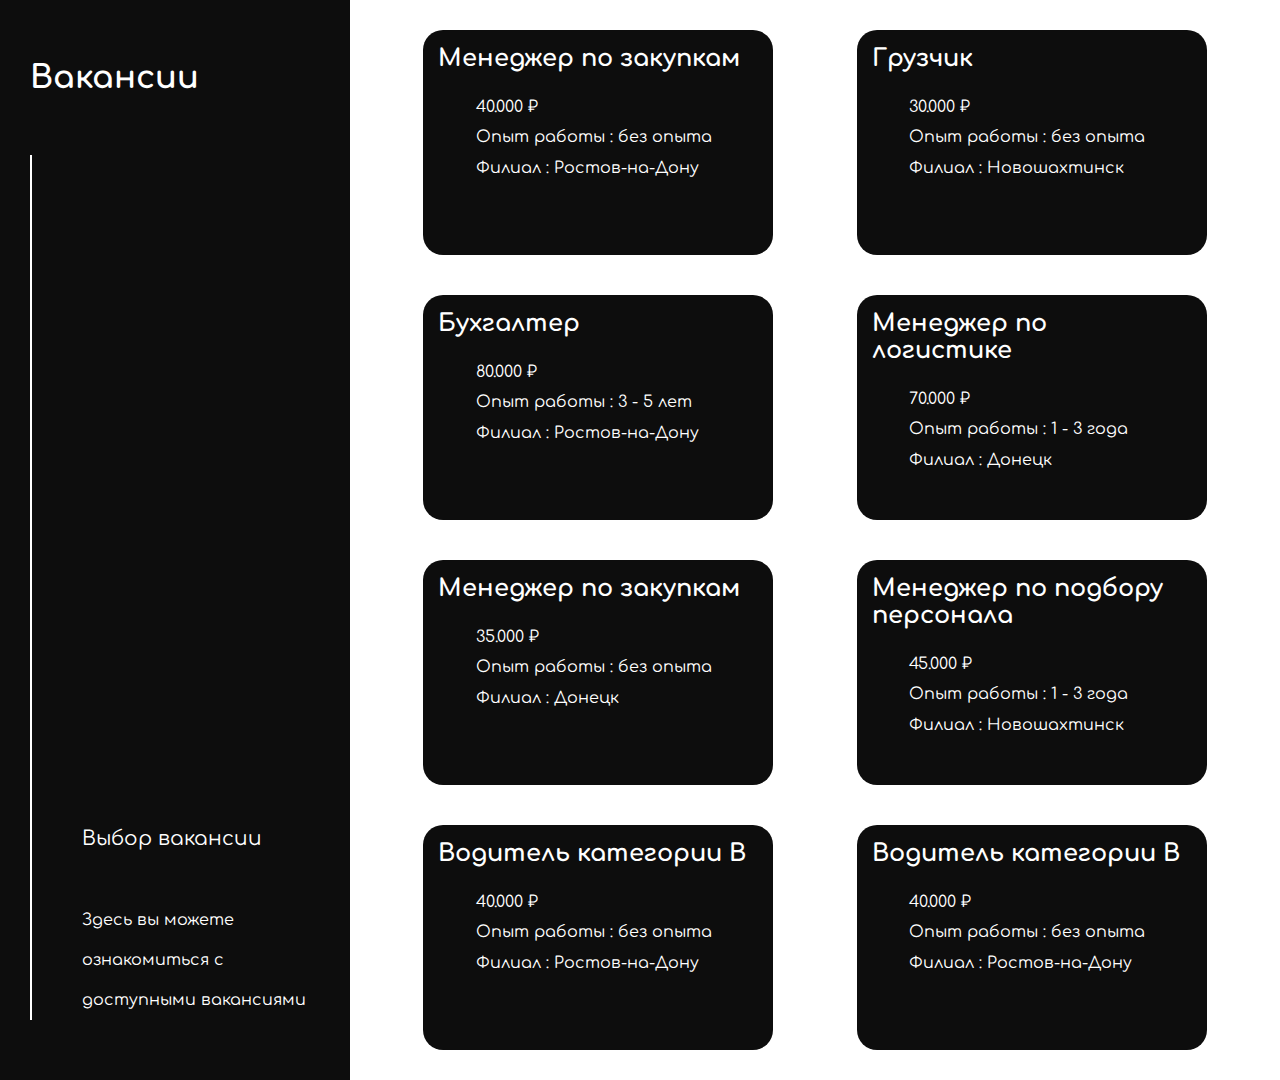
<file: vacancy.html>
<!DOCTYPE html>
<html lang="ru">
<head>
    <meta charset="UTF-8">
    <meta name="viewport" content="width=device-width, initial-scale=1.0">
    <title>Вакансии</title>
    <link rel="stylesheet" href="vacancy.css">
    <!-- ШРИФТ "COMFORTAA" *** -->
		<link rel="preconnect" href="https://fonts.googleapis.com">
		<link rel="preconnect" href="https://fonts.gstatic.com" crossorigin>
		<link href="https://fonts.googleapis.com/css2?family=Comfortaa:wght@300..700&display=swap" rel="stylesheet">
</head>
<body>
    <div class="our--vacancy">
        <div class="our--vacancy__information">
            <h1>Вакансии</h1>
        <div class="our--vacancy__information--content">
            <div class="our--vacancy__information--content__title">
                Выбор вакансии
            </div>
            <div class="our--vacancy__information--content__about">
                Здесь вы можете ознакомиться с доступными вакансиями
            </div>
        </div>
    </div>
    <div class="our--vacancy__container">
        <div class="our--vacancy__blocks">
            <h2>Менеджер по закупкам</h2>
            <ul>
                <li>40.000 ₽</li>
                <li>Опыт работы : без опыта</li>
                <li>Филиал : Ростов-на-Дону</li>
            </ul>
        </div>
        <div class="our--vacancy__blocks">
            <h2>Грузчик</h2>
            <ul>
                <li>30.000 ₽</li>
                <li>Опыт работы : без опыта</li>
                <li>Филиал : Новошахтинск</li>
            </ul>
        </div>
        <div class="our--vacancy__blocks">
            <h2>Бухгалтер</h2>
            <ul>
                <li>80.000 ₽</li>
                <li>Опыт работы : 3 - 5 лет</li>
                <li>Филиал : Ростов-на-Дону</li>
            </ul>
        </div>
        <div class="our--vacancy__blocks">
            <h2>Менеджер по логистике</h2>
            <ul>
                <li>70.000 ₽</li>
                <li>Опыт работы : 1 - 3 года</li>
                <li>Филиал : Донецк</li>
            </ul>
        </div>
        <div class="our--vacancy__blocks">
            <h2>Менеджер по закупкам</h2>
            <ul>
                <li>35.000 ₽</li>
                <li>Опыт работы : без опыта</li>
                <li>Филиал : Донецк</li>
            </ul>
        </div>
        <div class="our--vacancy__blocks">
            <h2>Менеджер по подбору персонала</h2>
            <ul>
                <li>45.000 ₽</li>
                <li>Опыт работы : 1 - 3 года</li>
                <li>Филиал : Новошахтинск</li>
            </ul>
        </div>
        <div class="our--vacancy__blocks">
            <h2>Водитель категории B</h2>
            <ul>
                <li>40.000 ₽</li>
                <li>Опыт работы : без опыта</li>
                <li>Филиал : Ростов-на-Дону</li>
            </ul>
        </div>
        <div class="our--vacancy__blocks">
            <h2>Водитель категории B</h2>
            <ul>
                <li>40.000 ₽</li>
                <li>Опыт работы : без опыта</li>
                <li>Филиал : Ростов-на-Дону</li>
            </ul>
        </div>
    </div>
</div>
</body>
</html>
</file>
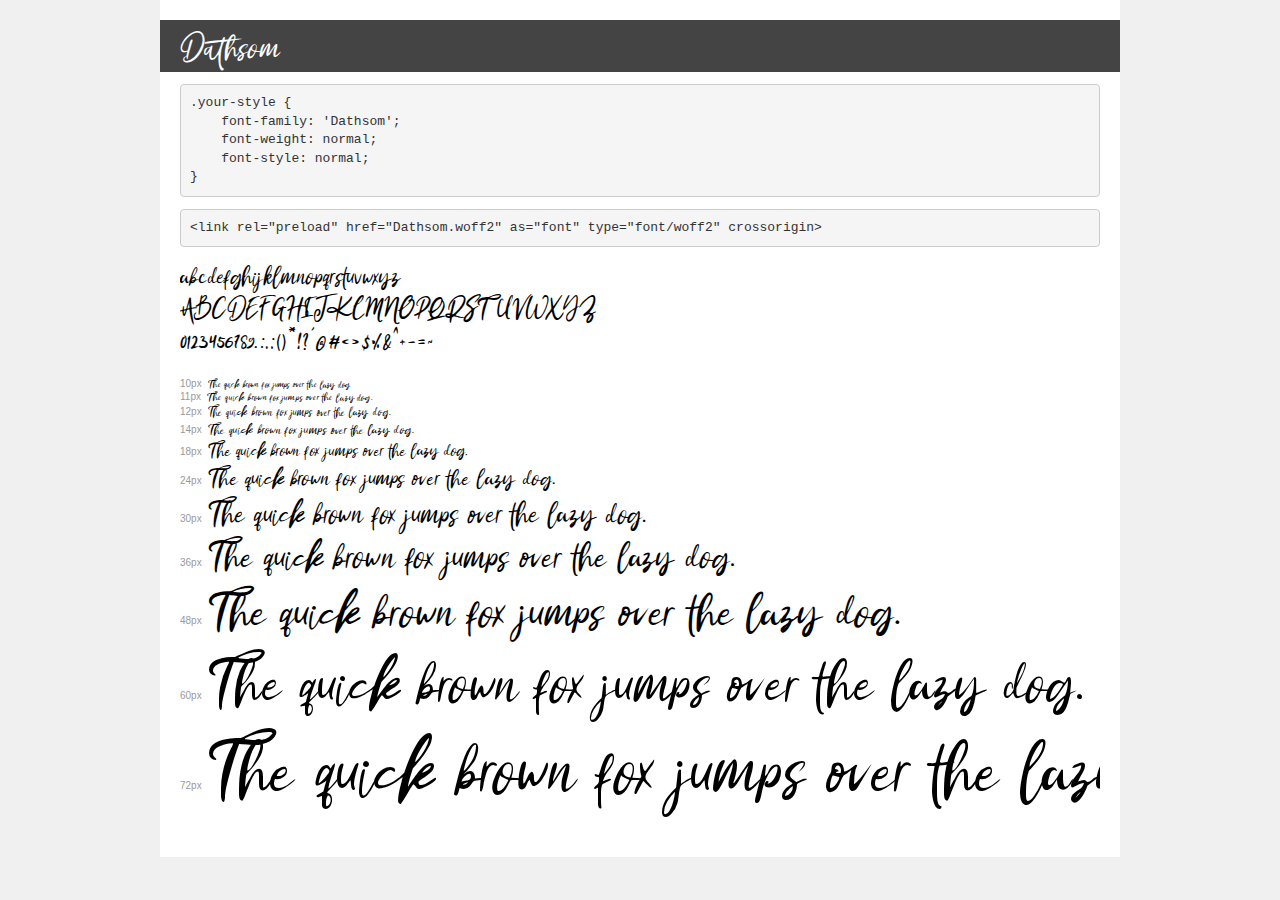
<file: fonts/Dathsom/demo.html>
<!DOCTYPE html>
<html lang="en">
<head>
    <meta charset="utf-8">
    <meta http-equiv="X-UA-Compatible" content="IE=edge">
    <meta name="viewport" content="width=device-width, initial-scale=1">
    <meta name="robots" content="noindex, noarchive">
    <meta name="format-detection" content="telephone=no">
    <title>Transfonter demo</title>
    <link href="stylesheet.css" rel="stylesheet">
    <style>
        /*
        http://meyerweb.com/eric/tools/css/reset/
        v2.0 | 20110126
        License: none (public domain)
        */
        html, body, div, span, applet, object, iframe,
        h1, h2, h3, h4, h5, h6, p, blockquote, pre,
        a, abbr, acronym, address, big, cite, code,
        del, dfn, em, img, ins, kbd, q, s, samp,
        small, strike, strong, sub, sup, tt, var,
        b, u, i, center,
        dl, dt, dd, ol, ul, li,
        fieldset, form, label, legend,
        table, caption, tbody, tfoot, thead, tr, th, td,
        article, aside, canvas, details, embed,
        figure, figcaption, footer, header, hgroup,
        menu, nav, output, ruby, section, summary,
        time, mark, audio, video {
            margin: 0;
            padding: 0;
            border: 0;
            font-size: 100%;
            font: inherit;
            vertical-align: baseline;
        }
        /* HTML5 display-role reset for older browsers */
        article, aside, details, figcaption, figure,
        footer, header, hgroup, menu, nav, section {
            display: block;
        }
        body {
            line-height: 1;
        }
        ol, ul {
            list-style: none;
        }
        blockquote, q {
            quotes: none;
        }
        blockquote:before, blockquote:after,
        q:before, q:after {
            content: '';
            content: none;
        }
        table {
            border-collapse: collapse;
            border-spacing: 0;
        }
        /* demo styles */
        body {
            background: #f0f0f0;
            color: #000;
        }
        .page {
            background: #fff;
            width: 920px;
            margin: 0 auto;
            padding: 20px 20px 0 20px;
            overflow: hidden;
        }
        .font-container {
            overflow-x: auto;
            overflow-y: hidden;
            margin-bottom: 40px;
            line-height: 1.3;
            white-space: nowrap;
            padding-bottom: 5px;
        }
        h1 {
            position: relative;
            background: #444;
            font-size: 32px;
            color: #fff;
            padding: 10px 20px;
            margin: 0 -20px 12px -20px;
        }
        .letters {
            font-size: 25px;
            margin-bottom: 20px;
        }
        .s10:before {
            content: '10px';
        }
        .s11:before {
            content: '11px';
        }
        .s12:before {
            content: '12px';
        }
        .s14:before {
            content: '14px';
        }
        .s18:before {
            content: '18px';
        }
        .s24:before {
            content: '24px';
        }
        .s30:before {
            content: '30px';
        }
        .s36:before {
            content: '36px';
        }
        .s48:before {
            content: '48px';
        }
        .s60:before {
            content: '60px';
        }
        .s72:before {
            content: '72px';
        }
        .s10:before, .s11:before, .s12:before, .s14:before,
        .s18:before, .s24:before, .s30:before, .s36:before,
        .s48:before, .s60:before, .s72:before {
            font-family: Arial, sans-serif;
            font-size: 10px;
            font-weight: normal;
            font-style: normal;
            color: #999;
            padding-right: 6px;
        }
        pre {
            display: block;
            padding: 9px;
            margin: 0 0 12px;
            font-family: Monaco, Menlo, Consolas, "Courier New", monospace;
            font-size: 13px;
            line-height: 1.428571429;
            color: #333;
            font-weight: normal;
            font-style: normal;
            background-color: #f5f5f5;
            border: 1px solid #ccc;
            overflow-x: auto;
            border-radius: 4px;
        }
        /* responsive */
        @media (max-width: 959px) {
            .page {
                width: auto;
                margin: 0;
            }
        }
    </style>
</head>
<body>
<div class="page">
    <div class="demo">
        <h1 style="font-family: 'Dathsom'; font-weight: normal; font-style: normal;">Dathsom</h1>
        <pre title="Usage">.your-style {
    font-family: 'Dathsom';
    font-weight: normal;
    font-style: normal;
}</pre>
        <pre title="Preload (optional)">
&lt;link rel=&quot;preload&quot; href=&quot;Dathsom.woff2&quot; as=&quot;font&quot; type=&quot;font/woff2&quot; crossorigin&gt;</pre>
        <div class="font-container" style="font-family: 'Dathsom'; font-weight: normal; font-style: normal;">
            <p class="letters">
                abcdefghijklmnopqrstuvwxyz<br>
ABCDEFGHIJKLMNOPQRSTUVWXYZ<br>
                0123456789.:,;()*!?'@#&lt;&gt;$%&^+-=~
            </p>
            <p class="s10" style="font-size: 10px;">The quick brown fox jumps over the lazy dog.</p>
            <p class="s11" style="font-size: 11px;">The quick brown fox jumps over the lazy dog.</p>
            <p class="s12" style="font-size: 12px;">The quick brown fox jumps over the lazy dog.</p>
            <p class="s14" style="font-size: 14px;">The quick brown fox jumps over the lazy dog.</p>
            <p class="s18" style="font-size: 18px;">The quick brown fox jumps over the lazy dog.</p>
            <p class="s24" style="font-size: 24px;">The quick brown fox jumps over the lazy dog.</p>
            <p class="s30" style="font-size: 30px;">The quick brown fox jumps over the lazy dog.</p>
            <p class="s36" style="font-size: 36px;">The quick brown fox jumps over the lazy dog.</p>
            <p class="s48" style="font-size: 48px;">The quick brown fox jumps over the lazy dog.</p>
            <p class="s60" style="font-size: 60px;">The quick brown fox jumps over the lazy dog.</p>
            <p class="s72" style="font-size: 72px;">The quick brown fox jumps over the lazy dog.</p>
        </div>
    </div>

</div>
</body>
</html>
</file>
<file: vacancy.css>
* {
    margin: 0;
    box-sizing: border-box;
    font-family: "Comfortaa", sans-serif;
   }

   h2 {
    color: white;
    margin: 15px;
   }

   li {
    color: white;
    list-style: none;
    margin: 1vw;
   }

   ul {
    margin-top: 2vw;
    text-decoration: none;
   }
   
   .our--vacancy {
   min-height: 100vh;
   display: grid;
   grid-template-columns: 350px 1fr;
   
   }
   
   .our--vacancy__information {
   display: grid;
   grid-template-rows: auto 1fr;
   background-color: rgba(0, 0, 0, 0.95);
   color: white;
   padding: 60px 30px;
   height: 100%;
   }

   .our--vacancy__information--content {
    display: grid;
    align-content: end;
    border-left: 2px solid white;
    margin-top: 60px;
    padding-left: 50px;
    justify-content: center;
    }
    
    .our--vacancy__information--content__title {
    font-size: 20px;
    padding-bottom: 50px;
    }
    
    .our--vacancy__information--content__about {
    line-height: 40px;
    }

    .our--vacancy__container {
        display: flex;
        justify-content: space-evenly;
        flex-wrap: wrap;
        margin: 10px;
    }

    .our--vacancy__blocks {
        width: 350px;
        height: 25vh;
        margin: 20px;
        background-color: rgba(0, 0, 0, 0.95);
        border-radius: 20px;
    }

    .our--vacancy__blocks ul li {
        color: white;
    }

    @media (max-width: 1160px) {

        .our--vacancy__information--content__title {
            display: none;
        }

        .our--vacancy__information--content__about {
            display: none;
        }

        h2 {
            font-size: 20px;
        }

        h1 {
            font-size: 20px;
        }

        .our--vacancy {
            grid-template-columns: 200px 1fr;
        }

        .our--vacancy__blocks {
            width: 300px;
        }

        ul {
            padding-left: 10px;
        }
    }
</file>
<file: fonts/Dathsom/stylesheet.css>
@font-face {
    font-family: 'Dathsom';
    src: url('Dathsom.eot');
    src: local('Dathsom'),
        url('Dathsom.eot?#iefix') format('embedded-opentype'),
        url('Dathsom.woff2') format('woff2'),
        url('Dathsom.woff') format('woff'),
        url('Dathsom.ttf') format('truetype');
    font-weight: normal;
    font-style: normal;
    font-display: swap;
}
</file>
